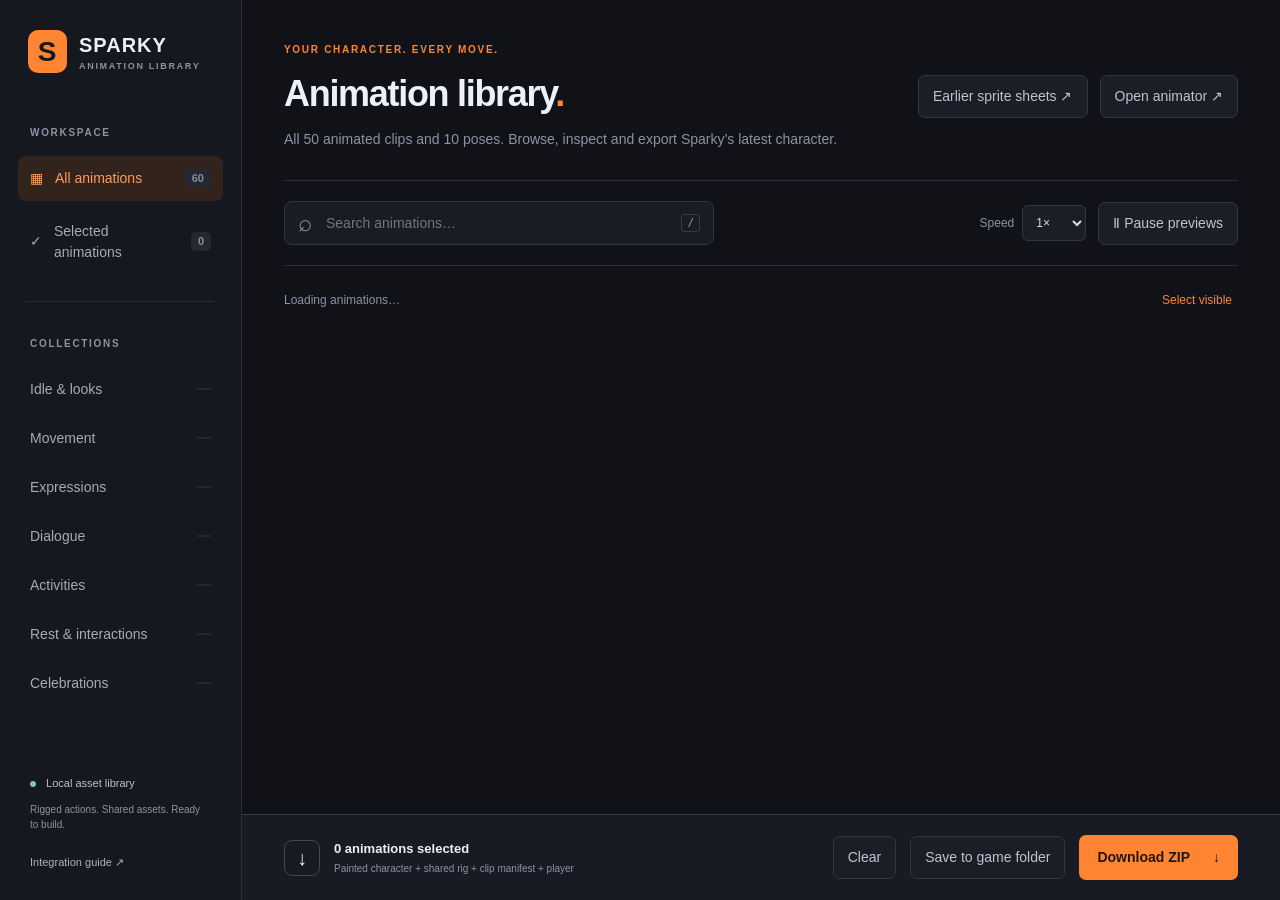
<file: index.html>
<!doctype html>
<html lang="en">
<head>
  <meta charset="utf-8">
  <meta name="viewport" content="width=device-width,initial-scale=1">
  <meta name="theme-color" content="#101217">
  <meta http-equiv="refresh" content="0;url=./animation-library/index.html">
  <title>Sparky Animation Library</title>
  <script>
    const target = new URL('./animation-library/index.html', location.href);
    target.search = location.search;
    target.hash = location.hash;
    location.replace(target.href);
  </script>
  <style>body{margin:0;min-height:100vh;display:grid;place-items:center;background:#101217;color:#edf0f6;font:16px system-ui}a{color:#ff8533}</style>
</head>
<body><main><h1>Sparky Animation Library</h1><p><a href="./animation-library/index.html">Open the animation library →</a></p></main></body>
</html>
</file>
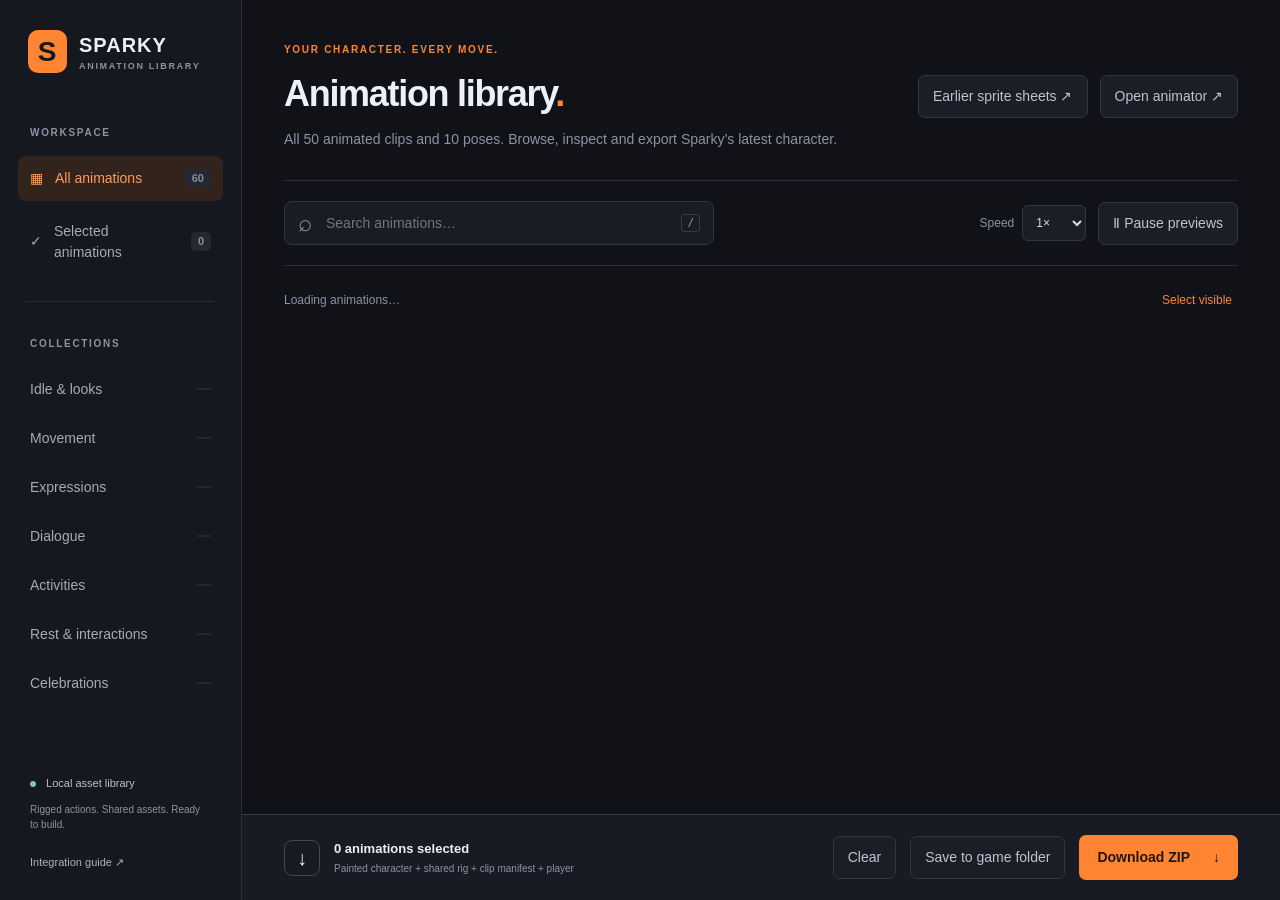
<file: animation-library/index.html>
<!doctype html><html lang="en"><head><meta charset="utf-8"><meta name="viewport" content="width=device-width,initial-scale=1"><title>Sparky — Animation Library</title><link rel="stylesheet" href="library.css"></head><body>
<aside class="sidebar"><a class="brand" href="index.html"><span class="brand-icon">S</span><span>SPARKY<small>ANIMATION LIBRARY</small></span></a><p class="eyebrow">WORKSPACE</p><button class="nav active" id="browse">▦ <span>All animations</span><b>60</b></button><button class="nav" id="selected-view">✓ <span>Selected animations</span><b id="side-count">0</b></button><div class="divider"></div><p class="eyebrow">COLLECTIONS</p><div id="categories"></div><div class="sidebar-bottom"><span class="online"></span> Local asset library<p>Rigged actions. Shared assets. Ready to build.</p><a href="sparky/README.md">Integration guide ↗</a></div></aside>
<main><header><div><p class="eyebrow orange">YOUR CHARACTER. EVERY MOVE.</p><h1>Animation library<span>.</span></h1><p class="muted">All 50 animated clips and 10 poses. Browse, inspect and export Sparky’s latest character.</p></div><div style="display:flex;gap:12px;flex-wrap:wrap"><a class="outline" href="legacy-sprites.html">Earlier sprite sheets ↗</a><a class="outline" href="sparky/preview.html">Open animator ↗</a></div></header>
<section class="toolbar"><div class="search"><span>⌕</span><input id="search" type="search" placeholder="Search animations…" aria-label="Search animations"><kbd>/</kbd></div><div class="tools"><label class="speed">Speed <select id="speed" aria-label="Preview speed"><option value="0.5">0.5×</option><option value="1" selected>1×</option><option value="2">2×</option></select></label><button class="outline" id="pause">Ⅱ Pause previews</button></div></section>
<div class="results"><span id="result-count">Loading animations…</span><button id="select-all">Select visible</button></div><section id="grid" class="grid" aria-label="Animation collection"></section><p id="empty" hidden>No animations match. Try another name or collection.</p><p id="status" role="status" aria-live="polite"></p>
<footer class="export-bar"><div><span class="selection-icon">↓</span><div><strong id="selection-count">0 animations selected</strong><small>Painted character + shared rig + clip manifest + player</small></div></div><div class="export-actions"><button class="outline" id="clear">Clear</button><button class="outline" id="save-folder">Save to game folder</button><button class="primary" id="download">Download ZIP <span>↓</span></button></div></footer>
</main><script type="module" src="rig-library.js?v=sparky-final-1"></script></body></html>
</file>
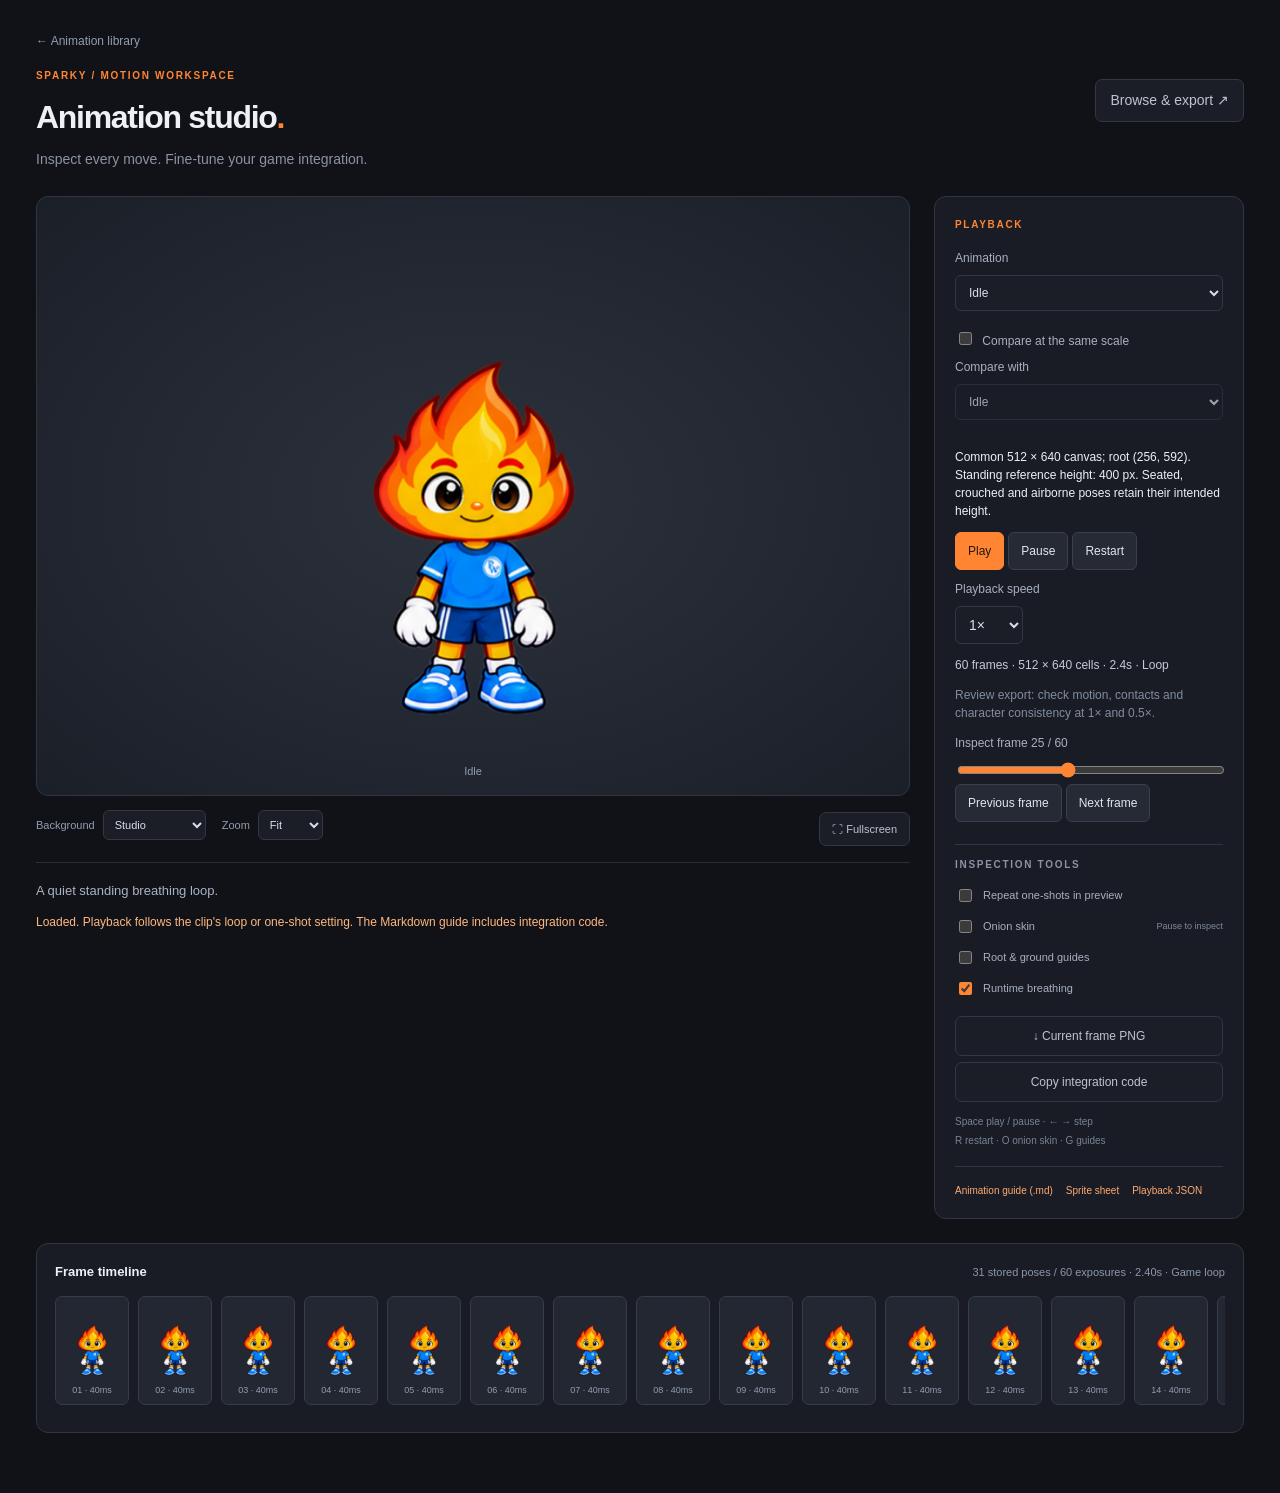
<file: animation-library/demo.html>
<!doctype html>
<html lang="en">
<meta charset="utf-8">
<meta name="viewport" content="width=device-width,initial-scale=1">
<title>Sprite Animation Library</title>
<link rel="stylesheet" href="library.css">
<link rel="stylesheet" href="animator.css">
<main>
  <header><div><a class="back-link" href="index.html">← Animation library</a><p class="eyebrow orange">SPARKY / MOTION WORKSPACE</p><h1>Animation studio<span>.</span></h1><p class="muted">Inspect every move. Fine-tune your game integration.</p></div><a class="outline" href="index.html">Browse & export ↗</a></header>
  <div class="layout">
    <section><div class="stage" id="stage"><figure class="preview-view"><canvas id="character" aria-label="Animation preview"></canvas><figcaption id="primary-name"></figcaption></figure><figure class="preview-view" id="comparison-view" hidden><canvas id="comparison" aria-label="Comparison animation preview"></canvas><figcaption id="comparison-name"></figcaption></figure></div><div class="stage-tools"><label>Background <select id="studio-background"><option value="dark">Studio</option><option value="checker">Transparency</option><option value="light">Light</option><option value="green">Green screen</option></select></label><label>Zoom <select id="studio-zoom"><option value="1">Fit</option><option value="1.25">125%</option><option value="1.5">150%</option><option value="2">200%</option></select></label><button class="outline" id="fullscreen">⛶ Fullscreen</button></div><p id="description"></p><p id="status" role="status">Loading library…</p></section>
    <aside><p class="eyebrow orange">PLAYBACK</p>
      <label for="animation">Animation</label><select id="animation"></select>
      <label><input id="compare" type="checkbox"> Compare at the same scale</label>
      <label for="comparison-animation">Compare with</label><select id="comparison-animation" style="width:100%;margin-bottom:16px" disabled></select>
      <p style="font-size:12px">Common 512 × 640 canvas; root (256, 592). Standing reference height: 400 px. Seated, crouched and airborne poses retain their intended height.</p>
      <div><button id="play" disabled>Play</button><button id="pause" disabled>Pause</button><button id="restart" disabled>Restart</button></div>
      <label for="speed">Playback speed</label><select id="speed"><option value="0.5">0.5×</option><option value="1" selected>1×</option><option value="2">2×</option></select>
      <p id="info"></p>
      <p id="review" style="font-size:12px"></p>
      <label for="frame">Inspect frame <span id="frame-label">1</span></label>
      <input id="frame" type="range" min="0" max="0" value="0" step="1" style="width:100%" disabled>
      <div><button id="previous" disabled>Previous frame</button><button id="next" disabled>Next frame</button></div>
      <div class="studio-section"><p class="eyebrow">INSPECTION TOOLS</p><label class="toggle"><input id="studio-repeat" type="checkbox"> Repeat one-shots in preview</label><label class="toggle"><input id="onion" type="checkbox"> Onion skin <small>Pause to inspect</small></label><label class="toggle"><input id="guides" type="checkbox"> Root & ground guides</label><label class="toggle"><input id="studio-breath" type="checkbox" checked> Runtime breathing</label><div class="utility-actions"><button class="outline" id="frame-png">↓ Current frame PNG</button><button class="outline" id="copy-code">Copy integration code</button></div><p class="shortcut-hint">Space play / pause · ← → step<br>R restart · O onion skin · G guides</p></div><div class="links"><a id="guide">Animation guide (.md)</a><a id="sheet">Sprite sheet</a><a id="metadata">Playback JSON</a></div>
    </aside>
  </div><section class="timeline-panel"><div class="timeline-heading"><h2>Frame timeline</h2><span id="timeline-summary">Select a frame to inspect</span></div><div id="frame-thumbnails" aria-label="Frame timeline"></div></section>
</main>
<script type="module">
  import { SpriteSheetPlayer } from "./player.js?v=breathing-v1";
  const $ = id => document.getElementById(id);
  let player, comparisonPlayer, entries = [], request = 0, comparisonRequest = 0;
  const eachPlayer = action => { if (player) action(player); if (comparisonPlayer) action(comparisonPlayer); };
  async function selectComparison() {
    const token = ++comparisonRequest;
    comparisonPlayer?.destroy(); comparisonPlayer = null;
    const enabled = $("compare").checked;
    $("comparison-animation").disabled = !enabled;
    $("comparison-view").hidden = !enabled;
    $("stage").classList.toggle("compare", enabled);
    if (!enabled) return;
    const entry = entries.find(e => e.id === $("comparison-animation").value);
    try {
      const surface = document.createElement("canvas");
      surface.id = "comparison"; surface.setAttribute("aria-label", "Comparison animation preview");
      const next = await SpriteSheetPlayer.load(surface, entry.metadata, {speed:Number($("speed").value)});
      if (token !== comparisonRequest) { next.destroy(); return; }
      $("comparison").replaceWith(surface); comparisonPlayer = next;
      $("comparison-name").textContent = entry.name;
      if (player?.playing) next.play();
    } catch(error) { if (token === comparisonRequest) $("status").textContent = `Comparison: ${error.message}`; }
  }
  const buttons = [$("play"), $("pause"), $("restart"), $("previous"), $("next"), $("frame")];
  function inspect(index) {
    if (!player) return;
    player.seekFrame(index);
    if (comparisonPlayer) comparisonPlayer.seekFrame(Math.min(comparisonPlayer.data.frameCount-1,Math.round(index/(player.data.frameCount-1||1)*(comparisonPlayer.data.frameCount-1))));
    $("frame").value = index;
    $("frame-label").textContent = `${index + 1} / ${player.data.frameCount}`;
    studioOverlay();
    $("status").textContent = `Paused on frame ${index + 1}. Use Previous/Next to inspect the head and neck, or Play to resume.`;
  }
  async function select() {
    const token = ++request;
    player?.destroy(); player = null;
    buttons.forEach(button => button.disabled = true);
    $("status").textContent = "Loading animation…";
    const entry = entries.find(item => item.id === $("animation").value);
    if (!entry) return;
    $("guide").href = entry.guide; $("sheet").href = entry.sheet; $("metadata").href = entry.metadata;
    try {
      const surface = document.createElement("canvas");
      surface.id = "character"; surface.setAttribute("aria-label", "Animation preview");
      const next = await SpriteSheetPlayer.load(surface, entry.metadata, { speed: Number($("speed").value) });
      if (token !== request) { next.destroy(); return; }
      $("character").replaceWith(surface);
      player = next;
      studioLoaded(entry);
      $("primary-name").textContent = entry.name;
      const d = player.data;
      $("frame").max = d.frameCount - 1;
      $("frame").value = 0;
      $("frame-label").textContent = `1 / ${d.frameCount}`;
      $("description").textContent = d.description;
      $("info").textContent = `${d.frameCount} frames · ${d.cellWidth} × ${d.cellHeight} cells · ${Number((d.durationMs / 1000).toFixed(3))}s · ${d.loop ? "Loop" : "Play once"}`;
      $("review").textContent = d.review?.artisticApproval ? "Visually approved export." : "Review export: check motion, contacts and character consistency at 1× and 0.5×.";
      $("status").textContent = "Loaded. Playback follows the clip's loop or one-shot setting. The Markdown guide includes integration code.";
      buttons.forEach(button => button.disabled = false);
      player.play();
      if ($("compare").checked) await selectComparison();
    } catch (error) { if (token === request) $("status").textContent = error.message; }
  }
  $("play").onclick = () => { eachPlayer(p => p.play()); $("status").textContent = "Playing."; };
  $("pause").onclick = () => { eachPlayer(p => p.pause()); if (player) { $("frame").value = player.currentFrame; $("frame-label").textContent = `${player.currentFrame + 1} / ${player.data.frameCount}`; } $("status").textContent = "Paused."; };
  $("restart").onclick = () => { eachPlayer(p => p.restart()); $("status").textContent = "Playing from the start."; };
  $("speed").onchange = () => eachPlayer(p => p.setSpeed(Number($("speed").value)));
  $("compare").onchange = selectComparison;
  $("comparison-animation").onchange = selectComparison;
  $("frame").oninput = () => inspect(Number($("frame").value));
  $("previous").onclick = () => player && inspect((player.currentFrame + player.data.frameCount - 1) % player.data.frameCount);
  $("next").onclick = () => player && inspect((player.currentFrame + 1) % player.data.frameCount);
  function updateFrame() {
    if (player?.playing) {
      $("frame").value = player.currentFrame;
      $("frame-label").textContent = `${player.currentFrame + 1} / ${player.data.frameCount}`;
    }
    studioOverlay();
    requestAnimationFrame(updateFrame);
  }
  requestAnimationFrame(updateFrame);
  let studioEntry, studioEffect, overlay, overlayKey='';
  function studioLoaded(entry) {
    studioEntry=entry;studioEffect=player.data.breathEffect;
    if(!$("studio-breath").checked)player.data.breathEffect={enabled:false};
    player.loop=$("studio-repeat").checked||player.data.loop;
    const url=new URL(location.href);url.searchParams.set('animation',entry.id);history.replaceState(null,'',url);
    $("frame-thumbnails").replaceChildren();
    const d=player.data;
    d.frameDurationsMs.forEach((ms,i)=>{
      const b=document.createElement('button');b.className='frame-thumb';b.type='button';b.setAttribute('aria-label',`Inspect frame ${i+1}`);
      const cell=d.frameMap?.[i]??i;const c=document.createElement('canvas');c.width=80;c.height=100;c.getContext('2d').drawImage(player.image,cell%d.columns*d.cellWidth,Math.floor(cell/d.columns)*d.cellHeight,d.cellWidth,d.cellHeight,0,0,80,100);
      const label=document.createElement('span');label.textContent=`${String(i+1).padStart(2,'0')} · ${Number(ms.toFixed(1))}ms`;b.append(c,label);b.onclick=()=>inspect(i);$("frame-thumbnails").append(b);
    });
    $("timeline-summary").textContent=`${d.atlasFrameCount??d.frameCount} stored poses / ${d.frameCount} exposures · ${(d.durationMs/1000).toFixed(2)}s · ${d.loop?'Game loop':'Game one-shot'}`;
    overlay?.remove();overlay=document.createElement('canvas');overlay.width=d.cellWidth;overlay.height=d.cellHeight;overlay.className='inspection-overlay';overlay.setAttribute('aria-hidden','true');$("character").parentElement.append(overlay);overlayKey='';
  }
  function studioOverlay(){
    if(!player||!overlay)return;
    const key=[player.currentFrame,player.playing,$('onion').checked,$('guides').checked,$('studio-zoom').value].join(':');if(key===overlayKey)return;overlayKey=key;
    const d=player.data,w=d.cellWidth,h=d.cellHeight,ctx=overlay.getContext('2d');ctx.clearRect(0,0,w,h);
    if($('onion').checked&&!player.playing){
      for(const [offset,alpha] of [[-1,.22],[1,.15]]){
        let i=player.currentFrame+offset;if(player.loop)i=(i+d.frameCount)%d.frameCount;if(i<0||i>=d.frameCount)continue;
        const cell=d.frameMap?.[i]??i;ctx.globalAlpha=alpha;ctx.drawImage(player.image,cell%d.columns*w,Math.floor(cell/d.columns)*h,w,h,0,0,w,h);
      }ctx.globalAlpha=1;
    }
    if($('guides').checked){ctx.strokeStyle='#ff8533';ctx.lineWidth=1;ctx.setLineDash([5,5]);ctx.beginPath();ctx.moveTo(0,d.root[1]+.5);ctx.lineTo(w,d.root[1]+.5);ctx.moveTo(d.root[0]+.5,0);ctx.lineTo(d.root[0]+.5,h);ctx.stroke();ctx.setLineDash([]);ctx.beginPath();ctx.arc(...d.root,5,0,Math.PI*2);ctx.stroke();ctx.fillStyle='#ffac70';ctx.font='11px sans-serif';ctx.fillText(`Root ${d.root.join(', ')}`,d.root[0]+9,d.root[1]-9);}
    for(const [i,b] of [...$('frame-thumbnails').children].entries())b.classList.toggle('current',i===player.currentFrame);
    const scale=$('studio-zoom').value;for(const c of [$('character'),overlay,$('comparison')])if(c)c.style.transform=`scale(${scale})`;
  }
  $('studio-background').onchange=()=>{$('stage').dataset.background=$('studio-background').value;};
  for(const id of ['onion','guides','studio-zoom'])$(id).onchange=studioOverlay;
  $('studio-repeat').onchange=()=>{if(player)player.loop=$('studio-repeat').checked||player.data.loop;};
  $('studio-breath').onchange=()=>{if(!player)return;player.data.breathEffect=$('studio-breath').checked?studioEffect:{enabled:false};const i=player.currentFrame;player.currentFrame=-1;player.draw(i);};
  $('fullscreen').onclick=async()=>{try{if(document.fullscreenElement)await document.exitFullscreen();else await $('stage').requestFullscreen();}catch(e){$('status').textContent=e.message;}};
  $('frame-png').onclick=()=>{if(!player)return;$('character').toBlob(blob=>{if(!blob)return;const a=document.createElement('a'),url=URL.createObjectURL(blob);a.href=url;a.download=`${studioEntry.id}-frame-${player.currentFrame+1}.png`;a.click();setTimeout(()=>URL.revokeObjectURL(url),10000);});};
  $('copy-code').onclick=async()=>{if(!studioEntry)return;const code=`import { SpriteSheetPlayer } from './animation-library/player.js';\nconst player = await SpriteSheetPlayer.load(canvas, './animation-library/${studioEntry.metadata}');\nplayer.play();`;
    try{await navigator.clipboard.writeText(code);$('status').textContent='Integration code copied. Adjust the asset paths for your game.';}catch{$('status').textContent='Clipboard unavailable. Open the animation guide for the same integration example.';}};
  document.addEventListener('keydown',e=>{if(['INPUT','SELECT','TEXTAREA','BUTTON','A'].includes(document.activeElement.tagName)||e.ctrlKey||e.metaKey||e.altKey)return;
    if(e.code==='Space'){e.preventDefault();if(player?.playing)$('pause').click();else $('play').click();}
    else if(e.key==='ArrowLeft'){e.preventDefault();$('previous').click();}else if(e.key==='ArrowRight'){e.preventDefault();$('next').click();}
    else if(e.key.toLowerCase()==='r')$('restart').click();else if(['o','g'].includes(e.key.toLowerCase())){const c=$(e.key.toLowerCase()==='o'?'onion':'guides');c.checked=!c.checked;studioOverlay();}
  });
  $("animation").onchange = select;
  try {
    const response = await fetch("./manifest.json", { cache: "no-store" });
    if (!response.ok) throw new Error(`Library index: HTTP ${response.status}`);
    const index = await response.json(); entries = index.animations;
    for (const entry of entries) {
      const option = document.createElement("option"); option.value = entry.id; option.textContent = entry.name; $("animation").append(option);
      $("comparison-animation").append(option.cloneNode(true));
    }
    const requested = new URLSearchParams(location.search).get("animation");
    if (entries.some(entry => entry.id === requested)) $("animation").value = requested;
    const compared = new URLSearchParams(location.search).get("compare");
    if (entries.some(entry => entry.id === compared)) {
      $("compare").checked = true;
      $("comparison-animation").value = compared;
    }
    await select();
  } catch (error) { $("status").textContent = error.message; }
</script>
</html>
</file>
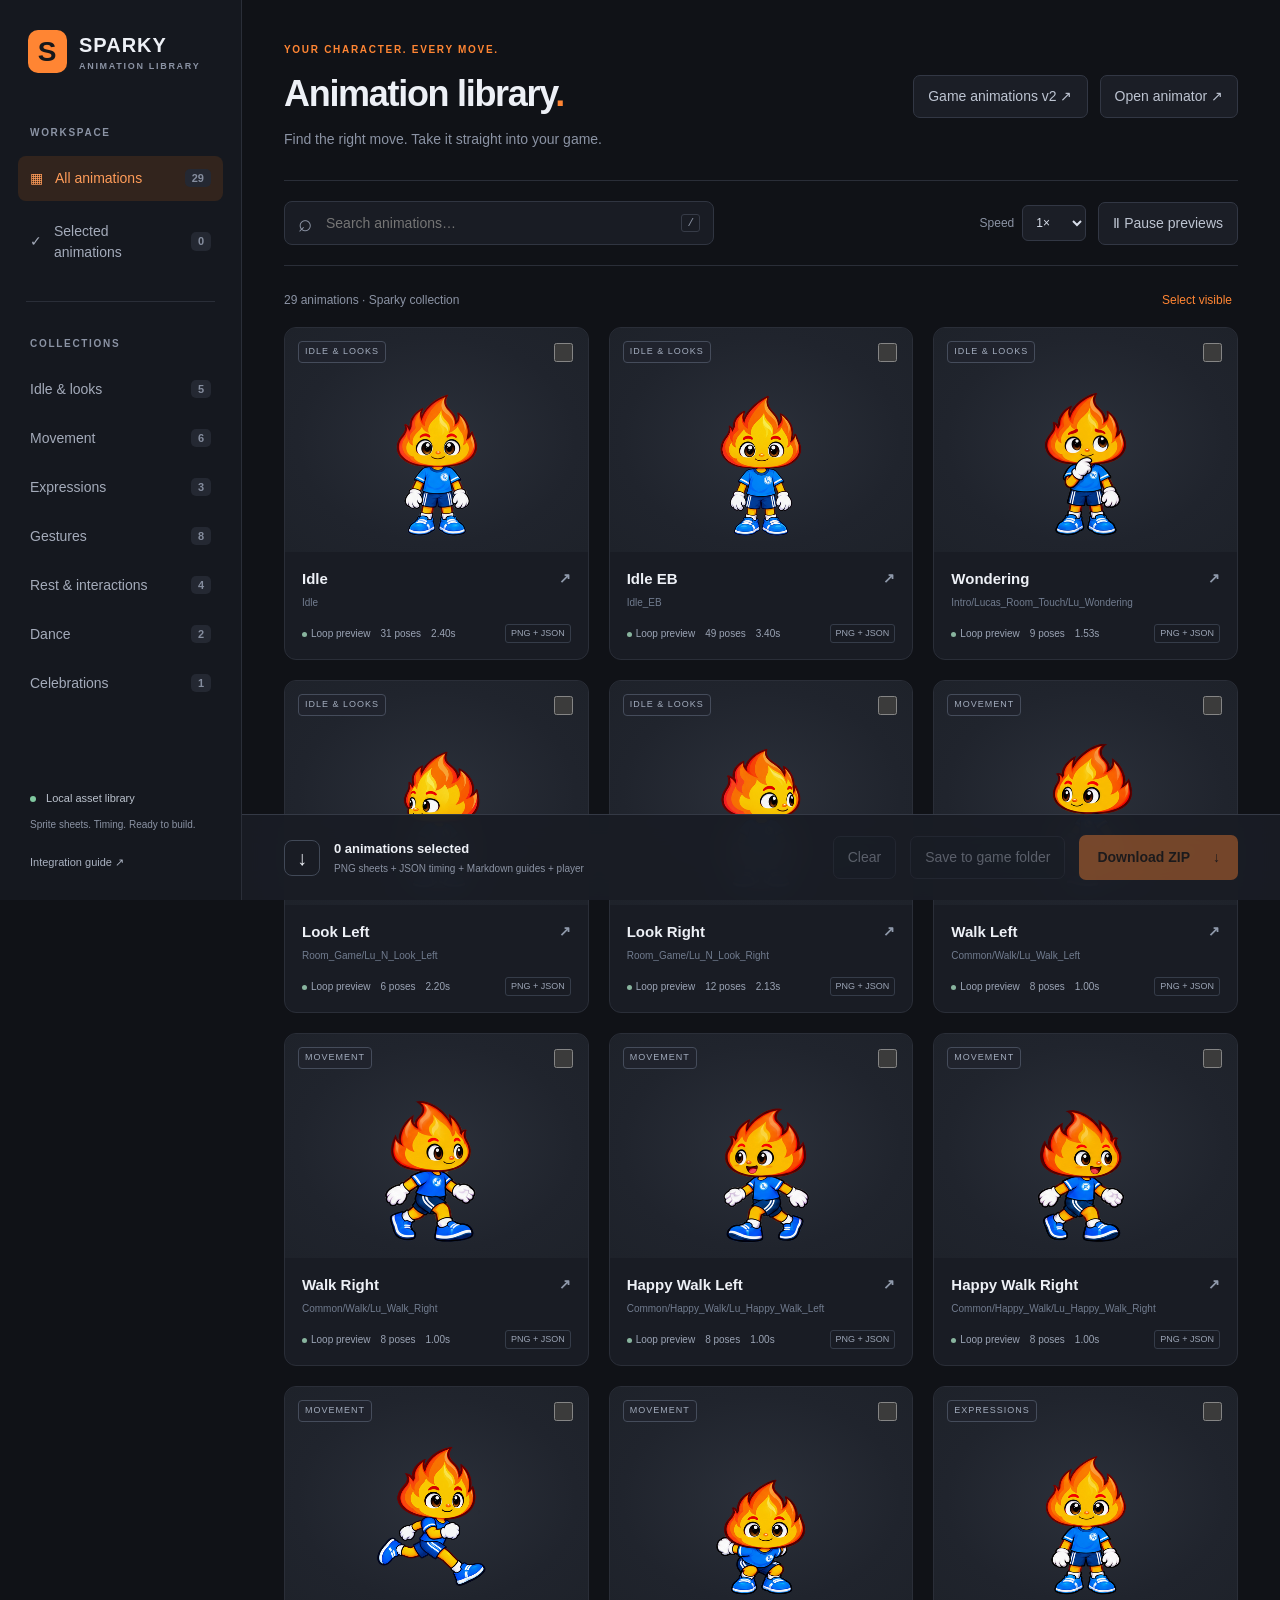
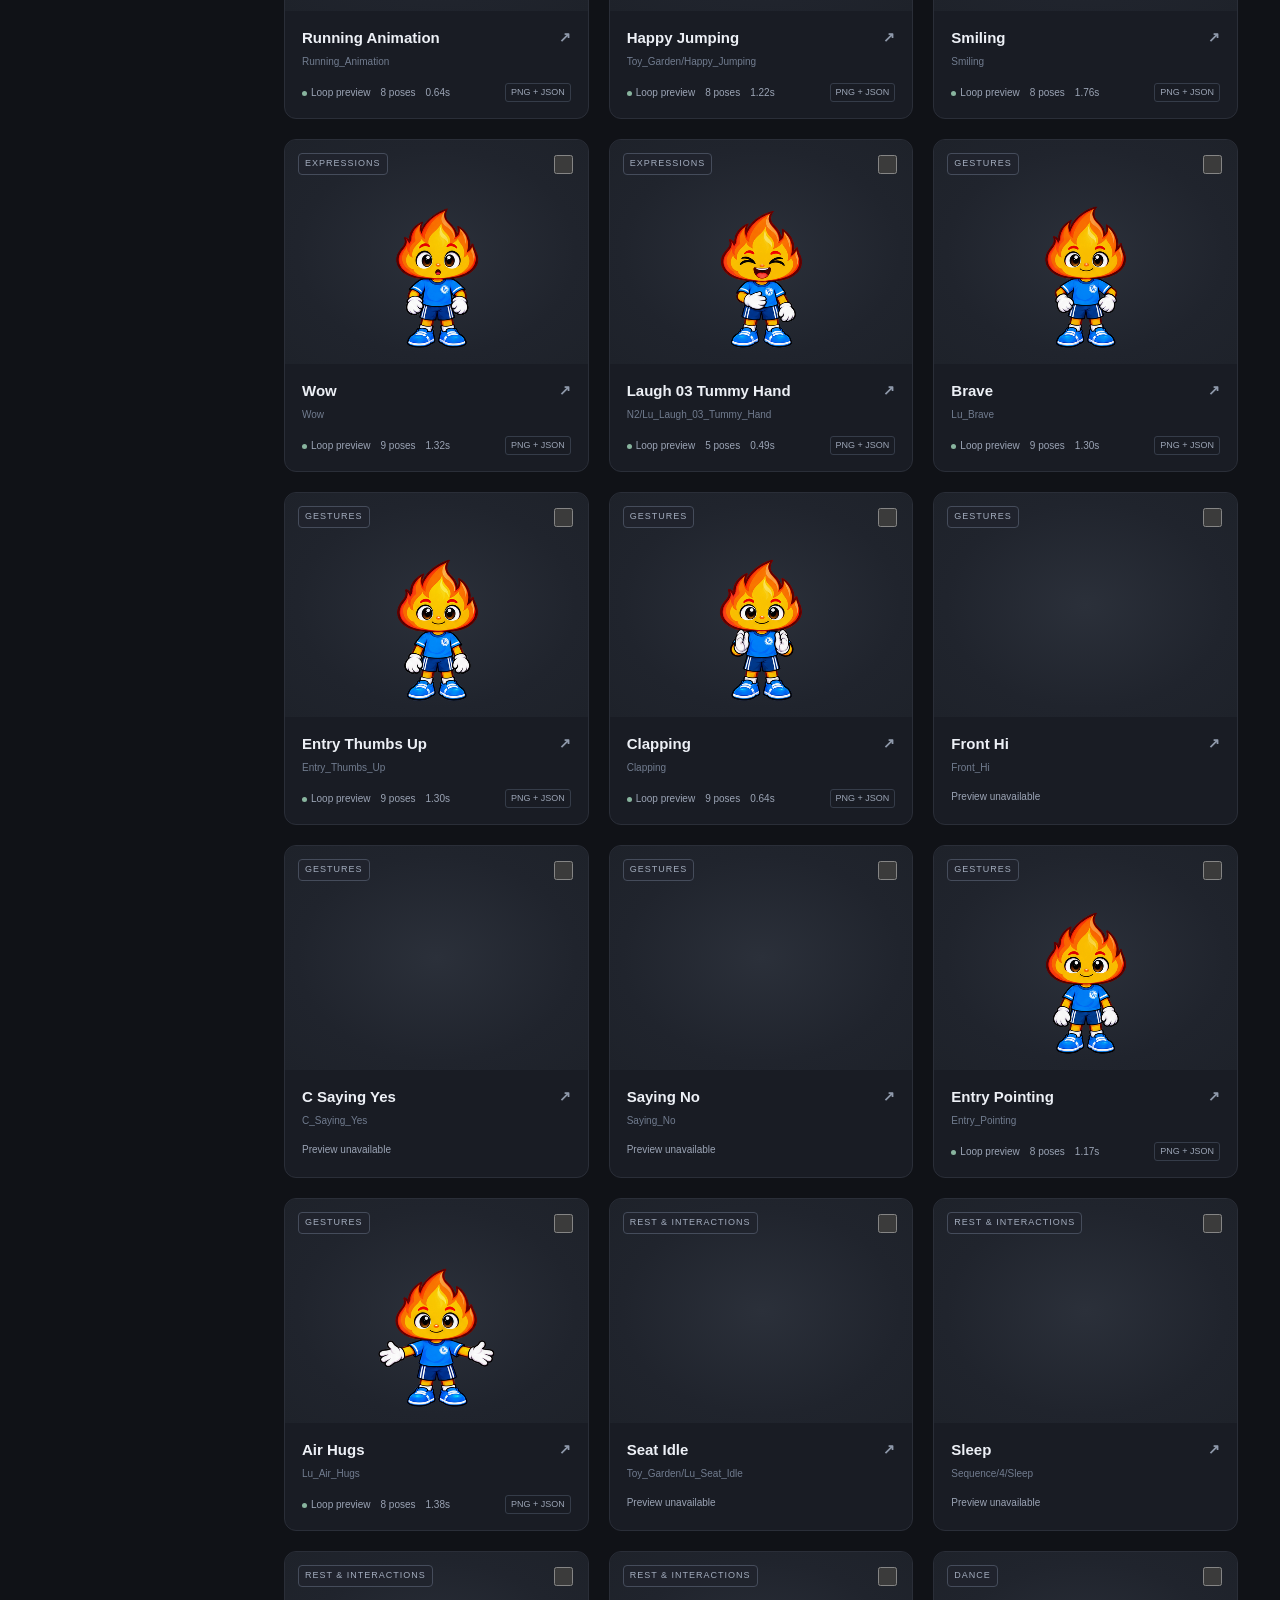
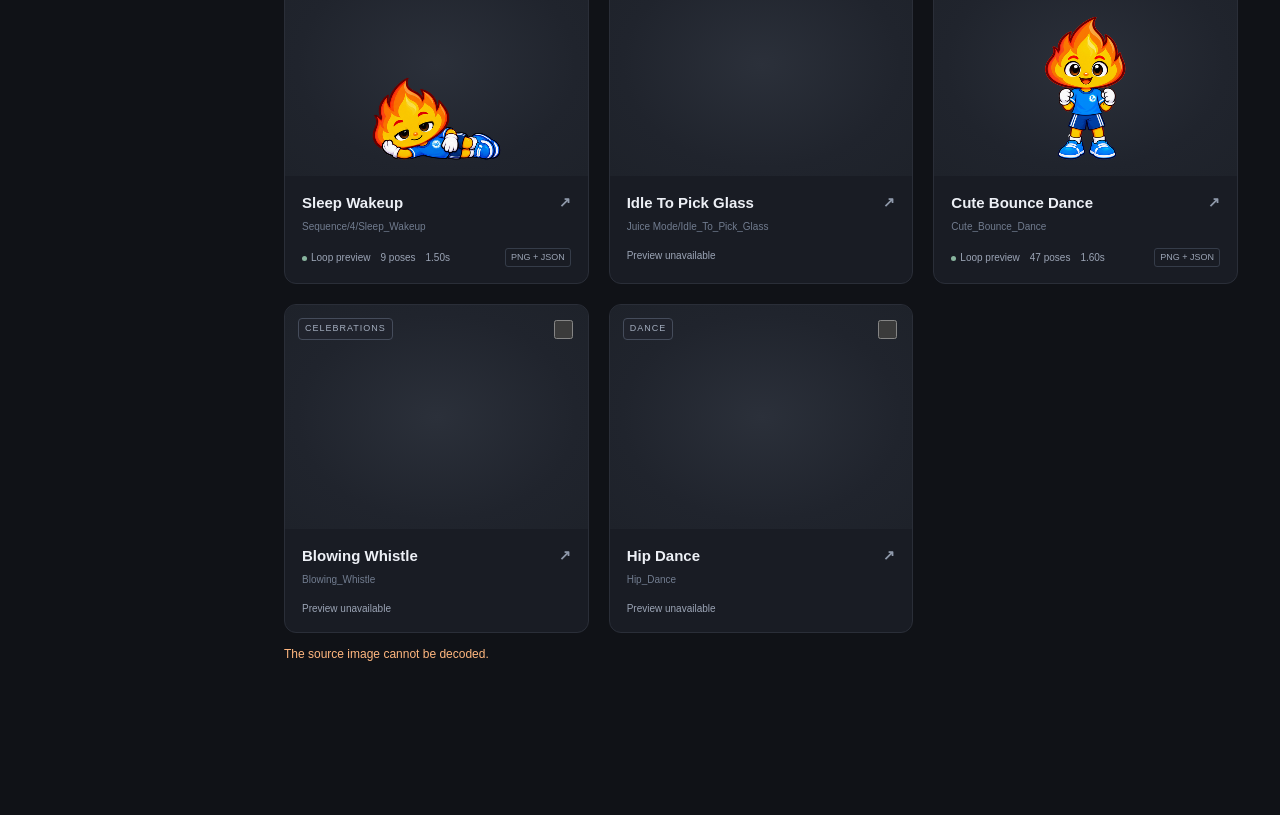
<file: animation-library/legacy-sprites.html>
<!doctype html><html lang="en"><head><meta charset="utf-8"><meta name="viewport" content="width=device-width,initial-scale=1"><title>Sparky — Animation Library</title><link rel="stylesheet" href="library.css"></head><body>
<aside class="sidebar"><a class="brand" href="legacy-sprites.html"><span class="brand-icon">S</span><span>SPARKY<small>ANIMATION LIBRARY</small></span></a><p class="eyebrow">WORKSPACE</p><button class="nav active" id="browse">▦ <span>All animations</span><b>29</b></button><button class="nav" id="selected-view">✓ <span>Selected animations</span><b id="side-count">0</b></button><div class="divider"></div><p class="eyebrow">COLLECTIONS</p><div id="categories"></div><div class="sidebar-bottom"><span class="online"></span> Local asset library<p>Sprite sheets. Timing. Ready to build.</p><a href="README.md">Integration guide ↗</a></div></aside>
<main><header><div><p class="eyebrow orange">YOUR CHARACTER. EVERY MOVE.</p><h1>Animation library<span>.</span></h1><p class="muted">Find the right move. Take it straight into your game.</p></div><div style="display:flex;gap:12px;flex-wrap:wrap"><a class="outline" href="upgrade-v2/index.html">Game animations v2 ↗</a><a class="outline" href="demo.html">Open animator ↗</a></div></header>
<section class="toolbar"><div class="search"><span>⌕</span><input id="search" type="search" placeholder="Search animations…" aria-label="Search animations"><kbd>/</kbd></div><div class="tools"><label class="speed">Speed <select id="speed" aria-label="Preview speed"><option value="0.5">0.5×</option><option value="1" selected>1×</option><option value="2">2×</option></select></label><button class="outline" id="pause">Ⅱ Pause previews</button></div></section>
<div class="results"><span id="result-count">Loading animations…</span><button id="select-all">Select visible</button></div><section id="grid" class="grid" aria-label="Animation collection"></section><p id="empty" hidden>No animations match. Try another name or collection.</p><p id="status" role="status" aria-live="polite"></p>
<footer class="export-bar"><div><span class="selection-icon">↓</span><div><strong id="selection-count">0 animations selected</strong><small>PNG sheets + JSON timing + Markdown guides + player</small></div></div><div class="export-actions"><button class="outline" id="clear">Clear</button><button class="outline" id="save-folder">Save to game folder</button><button class="primary" id="download">Download ZIP <span>↓</span></button></div></footer>
</main><script type="module" src="library.js"></script></body></html>
</file>
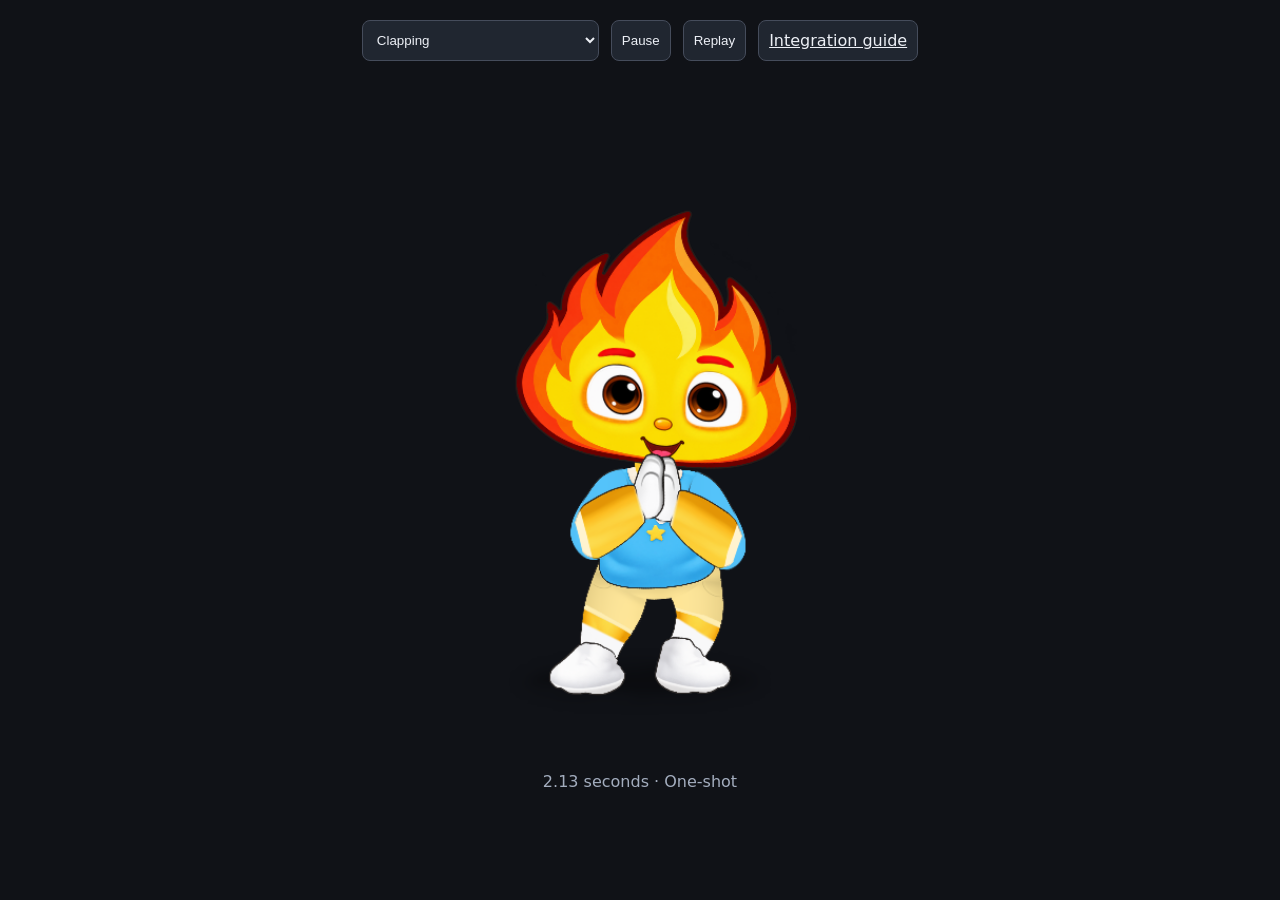
<file: animation-library/rig/preview.html>
<!doctype html><html lang="en"><meta charset="utf-8"><meta name="viewport" content="width=device-width,initial-scale=1"><title>Sparky animation pack</title><style>body{margin:0;background:#101217;color:#edf0f6;font:16px system-ui;text-align:center}nav{padding:20px;display:flex;gap:12px;justify-content:center;flex-wrap:wrap}select,button,a{padding:10px;background:#202630;color:inherit;border:1px solid #454c5b;border-radius:8px}canvas{display:block;height:75vh;max-width:100%;object-fit:contain;margin:auto}p{color:#a3adbe}</style><nav><select aria-label="Animation"></select><button id="pause">Pause</button><button id="restart">Replay</button><a href="README.md">Integration guide</a></nav><canvas aria-label="Sparky animation"></canvas><p id="info" role="status">Loading…</p><script type="module">import {SparkyRigPlayer} from './rig-player.js?v=2';try{const rig=await SparkyRigPlayer.load('./manifest.json'),select=document.querySelector('select');let actor,paused=false;for(const clip of rig.manifest.animations){const o=document.createElement('option');o.value=clip.id;o.textContent=clip.title;select.append(o)}const requested=new URLSearchParams(location.search).get('animation');if(rig.manifest.animations.some(c=>c.id===requested))select.value=requested;function load(){actor?.destroy();const clip=rig.manifest.animations.find(c=>c.id===select.value);actor=rig.add(document.querySelector('canvas'),clip.name,{loop:clip.loop});document.querySelector('#info').textContent=clip.kind==='pose'?'Static pose':`${clip.duration.toFixed(2)} seconds · ${clip.loop?'Loop':'One-shot'}`;}select.onchange=load;load();document.querySelector('#pause').onclick=e=>{paused=!paused;rig.setPaused(paused);e.target.textContent=paused?'Play':'Pause'};document.querySelector('#restart').onclick=()=>actor.restart()}catch(e){document.querySelector('#info').textContent=e.message}</script></html>
</file>
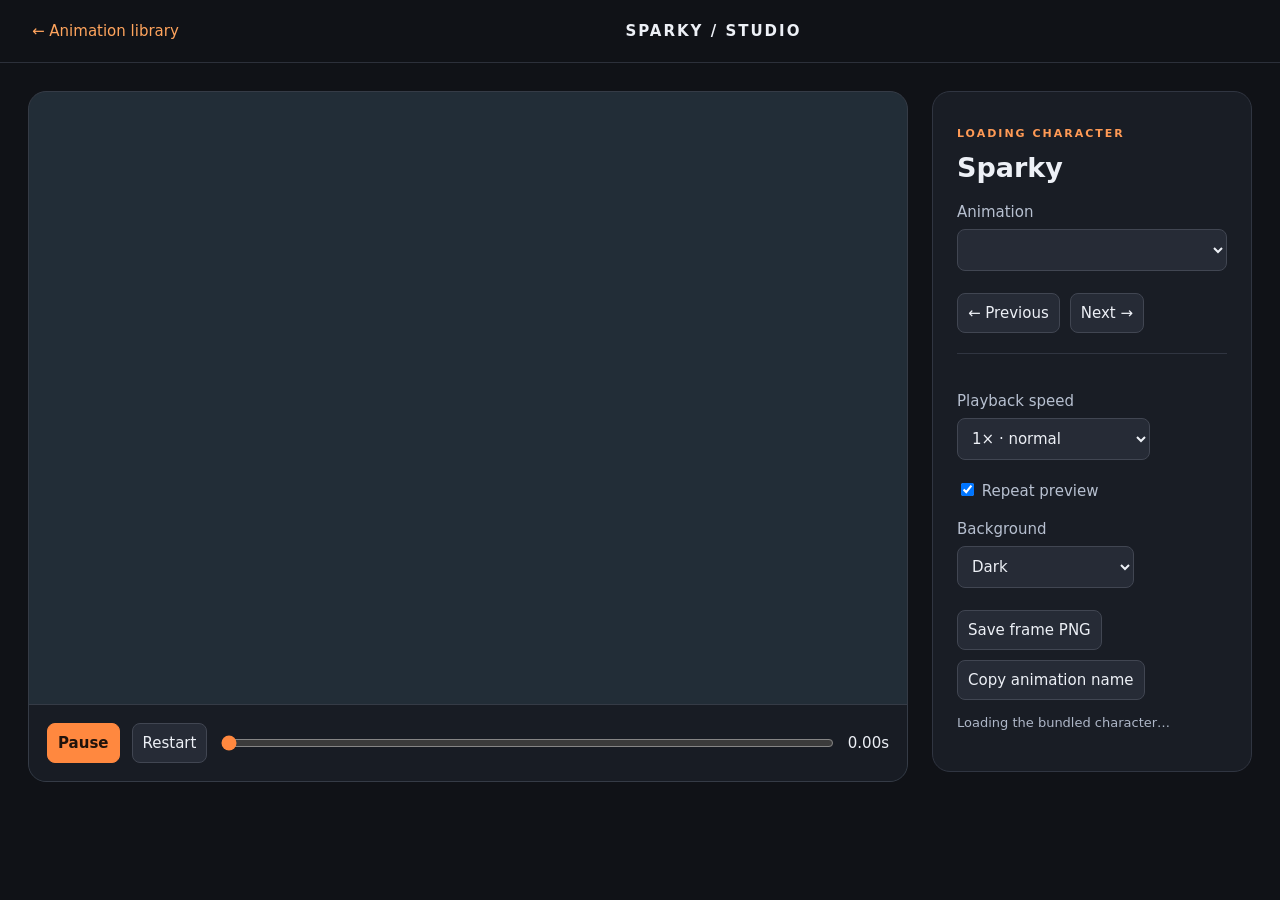
<file: animation-library/sparky/preview.html>
<!doctype html><html lang="en"><head><meta charset="utf-8"><meta name="viewport" content="width=device-width,initial-scale=1"><title>Sparky · Animation studio</title><style>*{box-sizing:border-box}body{margin:0;background:#101217;color:#edf0f6;font:15px system-ui}a{color:#ffa45d;text-decoration:none}header{padding:22px 32px;border-bottom:1px solid #2c303a;display:flex;justify-content:space-between;gap:20px;align-items:center}header strong{letter-spacing:2px}main{display:grid;grid-template-columns:minmax(0,1fr) 320px;max-width:1400px;margin:auto;padding:28px;gap:24px}.stage{background:#222d37;border:1px solid #353b46;border-radius:18px;position:relative;overflow:hidden}canvas{display:block;height:min(68vh,720px);max-width:100%;aspect-ratio:4/5;margin:auto}.controls{padding:18px;background:#181c24;border-top:1px solid #353b46;display:flex;align-items:center;gap:12px;flex-wrap:wrap}button,select{font:inherit;border:1px solid #414652;border-radius:8px;padding:10px;background:#262b36;color:#edf0f6;cursor:pointer}button.primary{background:#ff883f;color:#20130c;border-color:#ff883f;font-weight:700}input[type=range]{accent-color:#ff883f;flex:1;min-width:100px}.side{background:#191d25;border:1px solid #303541;border-radius:18px;padding:24px;align-self:start}.eyebrow{color:#ff9a55;font-size:11px;font-weight:700;letter-spacing:2px;text-transform:uppercase}h1{font-size:27px;margin:12px 0}#path{font-size:12px;color:#9099aa;overflow-wrap:anywhere;line-height:1.7}label{display:block;color:#b7c0d0;margin:20px 0 8px}#clip{width:100%;max-width:100%}.meta{display:flex;justify-content:space-between;border-top:1px solid #303541;padding-top:18px;margin-top:20px;color:#aeb7c8}.actions{display:flex;gap:10px;flex-wrap:wrap;margin-top:22px}#status{color:#aeb7c8;line-height:1.6;font-size:13px}.light{background:#eef3ef}.checker{background-color:#ccd1d4;background-image:linear-gradient(45deg,#b7bdc2 25%,transparent 25%),linear-gradient(-45deg,#b7bdc2 25%,transparent 25%),linear-gradient(45deg,transparent 75%,#b7bdc2 75%),linear-gradient(-45deg,transparent 75%,#b7bdc2 75%);background-size:24px 24px;background-position:0 0,0 12px,12px -12px,-12px 0}@media(max-width:800px){main{grid-template-columns:1fr;padding:16px}.side{grid-row:1}canvas{height:60vh}header{padding:18px}}</style></head><body><header><a href="../index.html">← Animation library</a><strong>SPARKY / STUDIO</strong><span id="number"></span></header><main><section class="stage" id="stage"><canvas id="canvas" aria-label="Sparky animation preview"></canvas><div class="controls"><button id="pause" class="primary">Pause</button><button id="restart">Restart</button><input id="timeline" aria-label="Animation position" type="range" min="0" max="1000" value="0"><span id="time">0.00s</span></div></section><aside class="side"><p class="eyebrow" id="category">Loading character</p><h1 id="title">Sparky</h1><p id="path"></p><label for="clip">Animation</label><select id="clip"></select><div class="actions"><button id="previous">← Previous</button><button id="next">Next →</button></div><div class="meta"><span id="kind"></span><span id="duration"></span></div><label for="speed">Playback speed</label><select id="speed"><option value="0.35">0.35× · slow motion</option><option value="1" selected>1× · normal</option><option value="2">2× · fast</option></select><label><input id="loop" type="checkbox" checked> Repeat preview</label><label for="background">Background</label><select id="background"><option value="">Dark</option><option value="light">Light</option><option value="checker">Transparency grid</option></select><div class="actions"><button id="png">Save frame PNG</button><button id="copy">Copy animation name</button></div><p id="status" role="status">Loading the bundled character…</p></aside></main><script type="module">
import{SparkyRigPlayer}from'./player.js';const $=id=>document.getElementById(id);
try{
 const rig=await SparkyRigPlayer.load(),clips=rig.manifest.animations;let current,paused=false,scrubbed=false,start=rig.time;
 const view=rig.add($('canvas'),clips[0].name);
 for(const category of new Set(clips.map(c=>c.category))){const group=document.createElement('optgroup');group.label=category;for(const c of clips.filter(c=>c.category===category))group.append(new Option(c.title+(c.kind==='pose'?' [pose]':'')+' · '+c.name.split('/').slice(0,-1).join('/'),c.id));$('clip').append(group)}
 function play(id){current=clips.find(c=>c.id===id)??clips[0];$('clip').value=current.id;view.setAnimation(current.name,{loop:$('loop').checked&&current.duration>0,mixSeconds:0});rig.setPaused(false);paused=false;scrubbed=false;start=rig.time;$('pause').textContent='Pause';$('title').textContent=current.title;$('category').textContent=current.category;$('path').textContent=current.name;$('kind').textContent=current.kind==='pose'?'Still pose':current.loop?'Looping action':'One-shot action';$('duration').textContent=current.duration.toFixed(2)+'s';$('number').textContent=`${clips.indexOf(current)+1} / ${clips.length}`;$('status').textContent=current.kind==='pose'?'A still pose from the original animation set.':'Drag the timeline to inspect a pose. Replay restarts the action.';history.replaceState(null,'','?animation='+encodeURIComponent(current.id))}
 play(new URLSearchParams(location.search).get('animation')??clips.find(c=>c.title==='Idle EB')?.id);
 $('clip').onchange=()=>play($('clip').value);$('previous').onclick=()=>play(clips[(clips.indexOf(current)+clips.length-1)%clips.length].id);$('next').onclick=()=>play(clips[(clips.indexOf(current)+1)%clips.length].id);
 $('pause').onclick=()=>{if(scrubbed){play(current.id);return}paused=!paused;rig.setPaused(paused);$('pause').textContent=paused?'Play':'Pause'};$('restart').onclick=()=>play(current.id);$('loop').onchange=()=>play(current.id);$('speed').onchange=()=>rig.setSpeed(+$('speed').value);
 $('timeline').oninput=()=>{const t=+$('timeline').value/1000*current.duration;rig.setPaused(true);view.seek(t);paused=true;scrubbed=true;$('pause').textContent='Replay';$('time').textContent=t.toFixed(2)+'s'};
 function tick(){if(!scrubbed){let t=Math.max(0,rig.time-start);t=$('loop').checked&&current.duration>0?t%current.duration:Math.min(t,current.duration);$('timeline').value=current.duration?t/current.duration*1000:0;$('time').textContent=t.toFixed(2)+'s'}requestAnimationFrame(tick)}tick();
 $('background').onchange=()=>$('stage').className='stage '+$('background').value;
 $('png').onclick=()=>{const link=document.createElement('a');link.download='sparky-'+current.id+'.png';link.href=$('canvas').toDataURL('image/png');link.click();$('status').textContent='Frame saved with a transparent background.'};
 $('copy').onclick=async()=>{try{await navigator.clipboard.writeText(current.name);$('status').textContent='Animation name copied.'}catch{$('status').textContent=current.name}};
}catch(error){$('status').textContent='Unable to load preview: '+error.message;console.error(error)}
</script></body></html>
</file>
<file: animation-library/library.css>
:root{color-scheme:dark;--bg:#101217;--panel:#191c24;--line:#2a2e38;--muted:#8b93a4;--orange:#ff8533;--text:#edf0f6}*{box-sizing:border-box}body{margin:0;background:var(--bg);color:var(--text);font:14px/1.5 -apple-system,BlinkMacSystemFont,"Segoe UI",sans-serif}button,input,select{font:inherit}button,a{ -webkit-tap-highlight-color:transparent}button{cursor:pointer}a{color:inherit;text-decoration:none}button:focus-visible,a:focus-visible,input:focus-visible,select:focus-visible{outline:2px solid var(--orange);outline-offset:4px}.sidebar{width:242px;position:fixed;inset:0 auto 0 0;padding:30px 18px;background:#15181f;border-right:1px solid var(--line);display:flex;flex-direction:column}.brand{display:flex;align-items:center;gap:12px;padding:0 10px 39px;font-size:20px;font-weight:800;letter-spacing:1px}.brand small{display:block;font-size:9px;letter-spacing:1.7px;color:var(--muted)}.brand-icon{display:grid;place-items:center;background:var(--orange);color:#17181b;border-radius:10px;width:39px;height:43px;font-size:28px}.eyebrow{font-size:10px;font-weight:700;letter-spacing:1.7px;color:var(--muted);margin:12px 12px}.orange{color:var(--orange);margin:0 0 10px}.nav{width:100%;border:0;background:transparent;color:#a4abba;text-align:left;padding:12px;border-radius:8px;display:flex;align-items:center;gap:12px;margin:4px 0}.nav span{flex:1}.nav b{font-size:11px;color:#858d9e;background:#242832;border-radius:5px;padding:1px 7px}.nav.active{background:#32241d;color:#ff9c59}.nav:hover{background:#242832}.divider{height:1px;background:var(--line);margin:22px 8px}.sidebar-bottom{margin-top:auto;padding:18px 12px 0;color:#bbc2cd;font-size:11px}.sidebar-bottom p{font-size:10px;color:var(--muted)}.sidebar-bottom a{display:inline-block;margin-top:12px;color:#aab2c1}.online{display:inline-block;width:6px;height:6px;background:#80c8a0;border-radius:50%;margin-right:7px}main{margin-left:242px;padding:42px 42px 140px;max-width:1800px}header{display:flex;justify-content:space-between;align-items:center;margin-bottom:30px}h1{font-size:36px;letter-spacing:-1.3px;margin:0;font-weight:650}h1 span{color:var(--orange)}.muted{color:var(--muted);margin:8px 0 0}.outline{display:inline-flex;justify-content:center;align-items:center;gap:8px;color:#bdc4d1;background:#1b1e26;border:1px solid #323744;border-radius:7px;padding:10px 14px;white-space:nowrap}.outline:hover{background:#282d37}.toolbar{display:flex;gap:18px;justify-content:space-between;border-block:1px solid var(--line);padding:20px 0}.search{display:flex;align-items:center;gap:12px;flex:1;max-width:430px;border:1px solid #303541;background:#191c24;border-radius:8px;padding:9px 13px;color:var(--muted)}.search span{font-size:24px;line-height:1}input{width:100%;border:0;background:transparent;color:var(--text);outline:none}kbd{font-size:11px;border:1px solid #363b47;padding:0 5px;border-radius:3px}.tools{display:flex;gap:12px;align-items:center}.speed{color:var(--muted);font-size:12px;display:flex;align-items:center;gap:8px}select{background:#1b1e26;color:#d8deea;border:1px solid #323744;padding:9px;border-radius:6px}.results{display:flex;justify-content:space-between;align-items:center;margin:24px 0 17px;font-size:12px;color:var(--muted)}.results button{border:0;background:none;color:var(--orange);font-size:12px}.grid{display:grid;grid-template-columns:repeat(3,minmax(0,1fr));gap:20px}.card{position:relative;border:1px solid var(--line);border-radius:12px;background:var(--panel);overflow:hidden;transition:border-color .15s,transform .15s}.card:hover{border-color:#626b7c;transform:translateY(-2px)}.card.selected{border-color:var(--orange);box-shadow:0 0 0 1px #ff853340}.preview{height:224px;background:radial-gradient(ellipse at center,#2b303a 0,#20242d 65%,#1e222a 100%);position:relative;display:grid;place-items:center}.preview:after{content:'';position:absolute;bottom:22px;width:38%;height:1px;background:#444b58}.preview canvas{height:224px;max-width:100%;object-fit:contain;position:relative;z-index:1}.pick{position:absolute;right:12px;top:12px;z-index:2;cursor:pointer}.pick input{width:19px;height:19px;accent-color:var(--orange)}.tag{position:absolute;left:13px;top:13px;color:#a3adbe;font-size:9px;letter-spacing:1px;text-transform:uppercase;border:1px solid #454c5b;padding:3px 6px;border-radius:4px}.card-info{padding:16px 17px}.card-title{font-size:15px;font-weight:600;margin:0 0 4px;display:flex;justify-content:space-between;gap:8px}.card-title a{color:#8f99ab;font-size:14px}.source-name{font-size:10px;color:#717c8f;overflow:hidden;text-overflow:ellipsis;white-space:nowrap}.card-meta{display:flex;gap:10px;color:#9ba4b5;font-size:10px;margin-top:14px;align-items:center}.loop-dot{width:5px;height:5px;border-radius:50%;background:#88b49e;display:inline-block;margin-right:4px}.card-meta .format{margin-left:auto;border:1px solid #353c49;padding:2px 5px;border-radius:3px;font-size:9px}.export-bar{position:fixed;bottom:0;left:242px;right:0;z-index:10;background:#1a1d25f5;backdrop-filter:blur(16px);border-top:1px solid #343945;padding:20px 42px;display:flex;justify-content:space-between;gap:16px;align-items:center}.export-bar>div{display:flex;gap:14px;align-items:center}.export-bar strong{display:block;font-size:13px}.export-bar small{display:block;color:var(--muted);font-size:10px;margin-top:3px}.selection-icon{display:grid;place-items:center;border:1px solid #414957;width:36px;height:36px;border-radius:8px;font-size:20px}.primary{background:var(--orange);color:#22170f;font-weight:650;border:0;border-radius:7px;padding:12px 18px;display:flex;gap:23px;align-items:center}.primary:hover{background:#ff9c59}button:disabled{opacity:.4;cursor:default}#status{color:#ffb77f;font-size:12px}#empty{padding:80px;text-align:center;color:var(--muted)}@media(min-width:1500px){.grid{grid-template-columns:repeat(4,minmax(0,1fr))}}@media(max-width:1100px){main{padding:30px 24px 160px}.grid{grid-template-columns:repeat(2,minmax(0,1fr))}.export-bar{padding:18px 24px}.export-bar small{max-width:180px}.export-actions{gap:7px!important}}@media(max-width:760px){.sidebar{position:static;width:auto;padding:18px}.brand{padding-bottom:8px}.sidebar .eyebrow,.divider,#categories,.sidebar-bottom{display:none}.sidebar{display:block}.nav{display:inline-flex;width:auto;margin-right:5px}main{margin-left:0;padding:24px 16px 180px}h1{font-size:28px}header{gap:12px}header>.outline{font-size:11px;padding:8px}.toolbar{flex-wrap:wrap}.search{max-width:none;min-width:100%}.tools{width:100%;justify-content:space-between}.grid{gap:12px}.preview,.preview canvas{height:190px}.card-info{padding:12px}.card-title{font-size:13px}.export-bar{left:0;padding:14px 16px;flex-wrap:wrap}.export-bar small{max-width:none}.export-actions{width:100%;justify-content:flex-end}.export-actions button{font-size:12px}.selection-icon{display:none}.card-meta{gap:6px;font-size:9px}}@media(prefers-reduced-motion:reduce){.card{transition:none}}
.clip-actions{margin-top:14px;display:flex;gap:8px}.clip-actions button{width:100%;font-size:12px;padding:8px 12px}.card-meta{flex-wrap:wrap}.tag{z-index:2;background:#20242dd9}.preview:after{display:none}
.preview-link{height:100%;display:grid;place-items:center;max-width:100%;overflow:hidden}.clip-actions button{white-space:normal;flex:1}.clip-actions{flex-wrap:wrap}
</file>
<file: animation-library/animator.css>
body{background:#101217;color:#edf0f6}main{margin-left:0;max-width:1500px;padding:30px 36px 60px;margin-inline:auto}.back-link{display:inline-block;color:#929daf;font-size:12px;margin-bottom:18px}header{margin-bottom:26px}h1{font-size:32px}.layout{display:grid;grid-template-columns:minmax(0,1fr) 310px;gap:24px}.stage{background:radial-gradient(ellipse at center,#2c323d,#1b1f28);border:1px solid #303641;border-radius:12px;display:grid;place-items:center;min-height:530px;overflow:hidden;position:relative}.stage.compare{grid-template-columns:1fr 1fr;gap:8px;align-items:center}.preview-view{position:relative;margin:0;width:100%;min-width:0;text-align:center;overflow:hidden}.preview-view[hidden]{display:none}figcaption{height:40px;font-size:11px;color:#929daf;padding:8px;overflow-wrap:anywhere}canvas#character,canvas#comparison,.inspection-overlay{display:block;width:100%;height:min(62vh,570px);object-fit:contain;transform-origin:50% 75%}.inspection-overlay{position:absolute;top:0;left:0;pointer-events:none}.stage[data-background=checker]{background:repeating-conic-gradient(#353944 0% 25%,#272c35 0% 50%) 0 0/24px 24px}.stage[data-background=light]{background:#e5eee8}.stage[data-background=green]{background:#319f5c}.stage:fullscreen{height:100vh;border-radius:0}.stage:fullscreen canvas{height:90vh}.stage-tools{display:flex;flex-wrap:wrap;gap:16px;align-items:center;padding:14px 0;border-bottom:1px solid #2a2e38}.stage-tools label{display:flex;align-items:center;gap:8px;color:#929daf;font-size:11px}.stage-tools select{padding:7px;font-size:11px}.stage-tools button{margin-left:auto;padding:8px 12px;font-size:11px}aside{padding:20px;background:#191c24;border:1px solid #303541;border-radius:12px;align-self:start}aside>.eyebrow{margin:0 0 17px}label{display:block;font-size:12px;color:#a8b0c0;margin-bottom:8px}#animation,#comparison-animation{width:100%;font-size:12px;margin-bottom:18px}aside input[type=checkbox]{width:auto;accent-color:#ff8533;margin-right:7px}aside button{font-size:12px;padding:9px 12px;background:#252a35;color:#e1e6ee;border:1px solid #394150;border-radius:6px;margin:0 4px 10px 0}aside button:hover{border-color:#ff8533}#play{background:#ff8533;color:#22170f;border-color:#ff8533}#info{font-size:12px;color:#c4cbd6}#review{color:#818c9f}#frame{accent-color:#ff8533;cursor:pointer}.studio-section{border-top:1px solid #303541;margin-top:12px;padding-top:12px}.studio-section .eyebrow{margin:0 0 14px}.toggle{display:flex;align-items:center;gap:4px;font-size:11px;margin:12px 0}.toggle small{margin-left:auto;font-size:9px;color:#7e899b}.utility-actions{display:grid;gap:6px;margin-top:18px}.utility-actions button{width:100%;margin:0}.shortcut-hint{font-size:10px;color:#788396;line-height:1.9}.links{display:flex;gap:13px;flex-wrap:wrap;border-top:1px solid #303541;padding-top:16px;margin-top:16px;font-size:10px;color:#ffab70}#description{font-size:13px;color:#aab3c3;margin:18px 0 8px}#status{font-size:12px;min-height:20px}.timeline-panel{border:1px solid #303541;background:#191c24;border-radius:12px;margin-top:24px;padding:18px}.timeline-heading{display:flex;justify-content:space-between;gap:12px;align-items:center;margin-bottom:14px}.timeline-heading h2{font-size:13px;margin:0}.timeline-heading span{font-size:11px;color:#8c97aa}#frame-thumbnails{display:flex;overflow-x:auto;gap:9px;padding-bottom:9px}.frame-thumb{flex:none;border:1px solid #343d4b;background:#222731;border-radius:7px;color:#929daf;padding:4px;display:flex;flex-direction:column;align-items:center}.frame-thumb:hover,.frame-thumb.current{border-color:#ff8533;color:#ffac70;background:#34281f}.frame-thumb canvas{width:64px;height:80px}.frame-thumb span{font-size:9px;padding:3px;white-space:nowrap}@media(max-width:850px){main{padding:20px 16px}.layout{grid-template-columns:1fr}.stage{min-height:400px}aside{display:block}.timeline-panel{margin-top:18px}.timeline-heading{flex-wrap:wrap}.stage-tools{gap:9px}h1{font-size:27px}}
</file>
